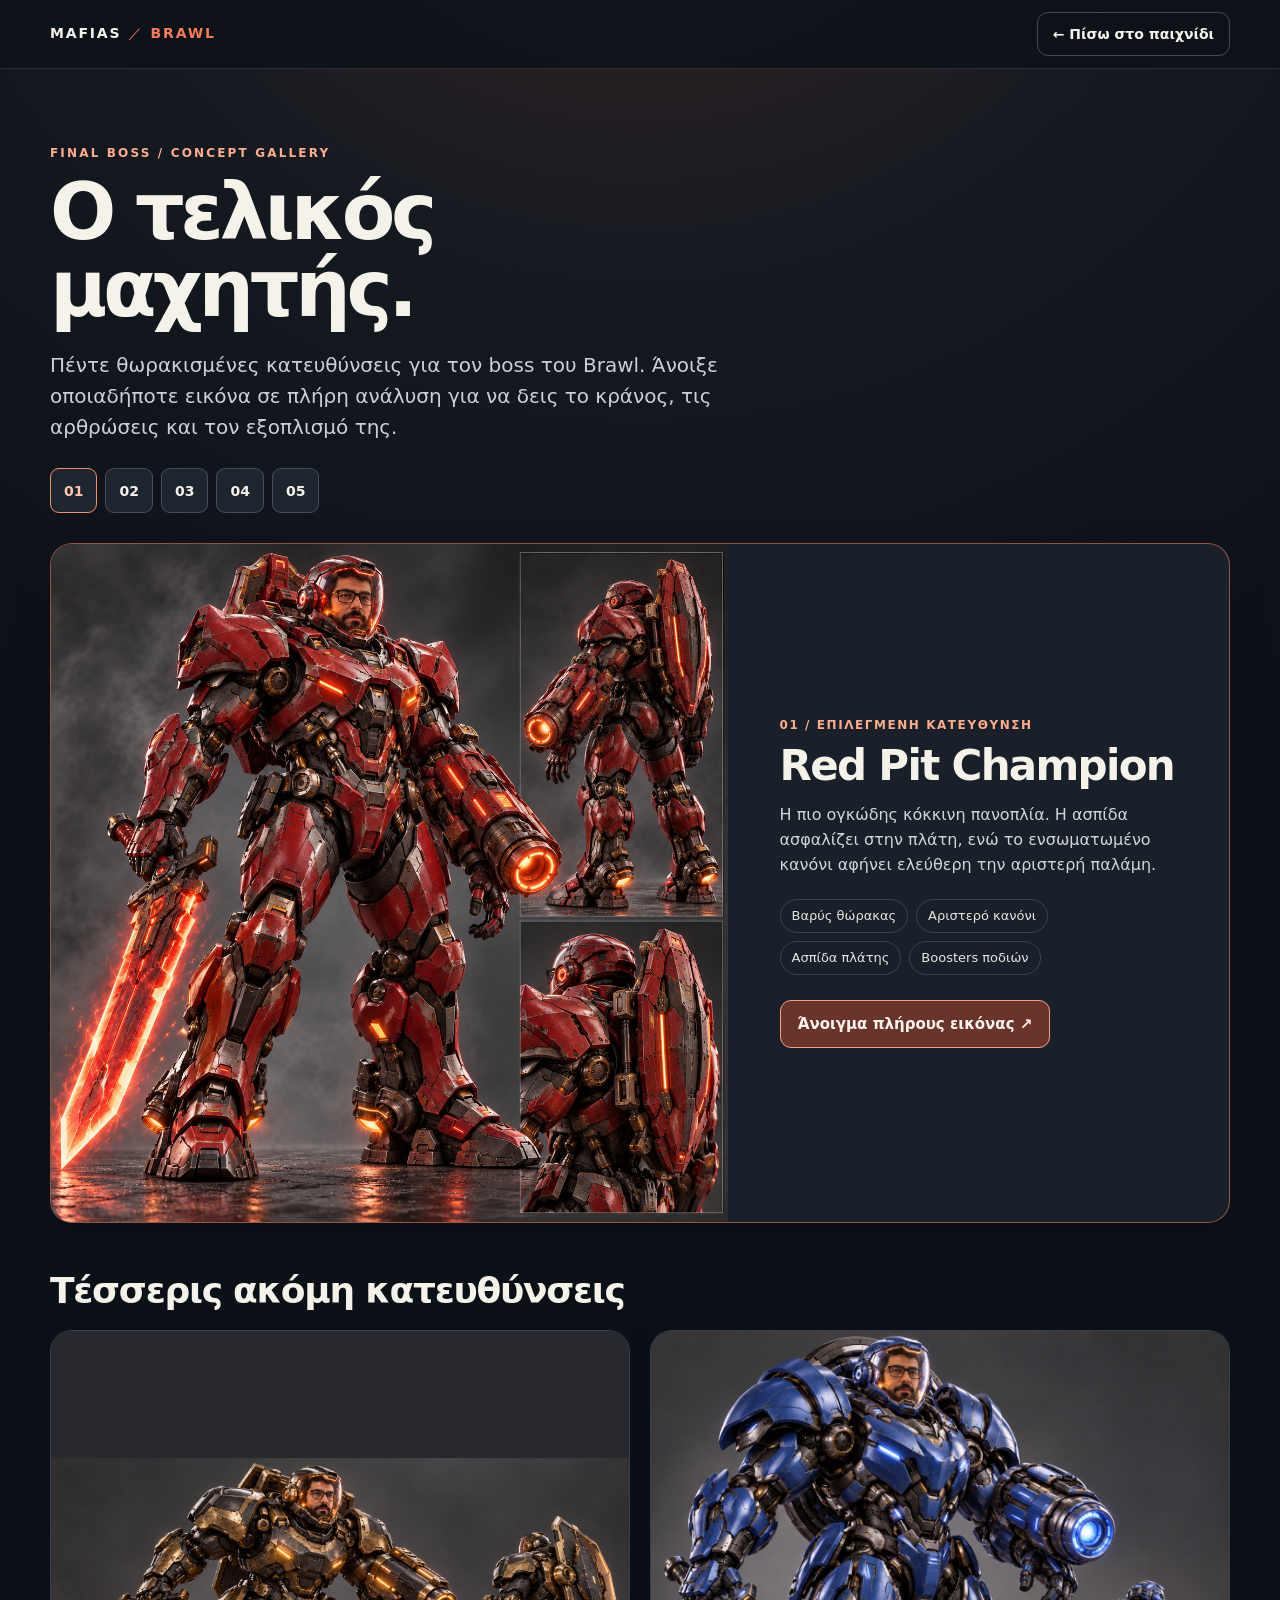
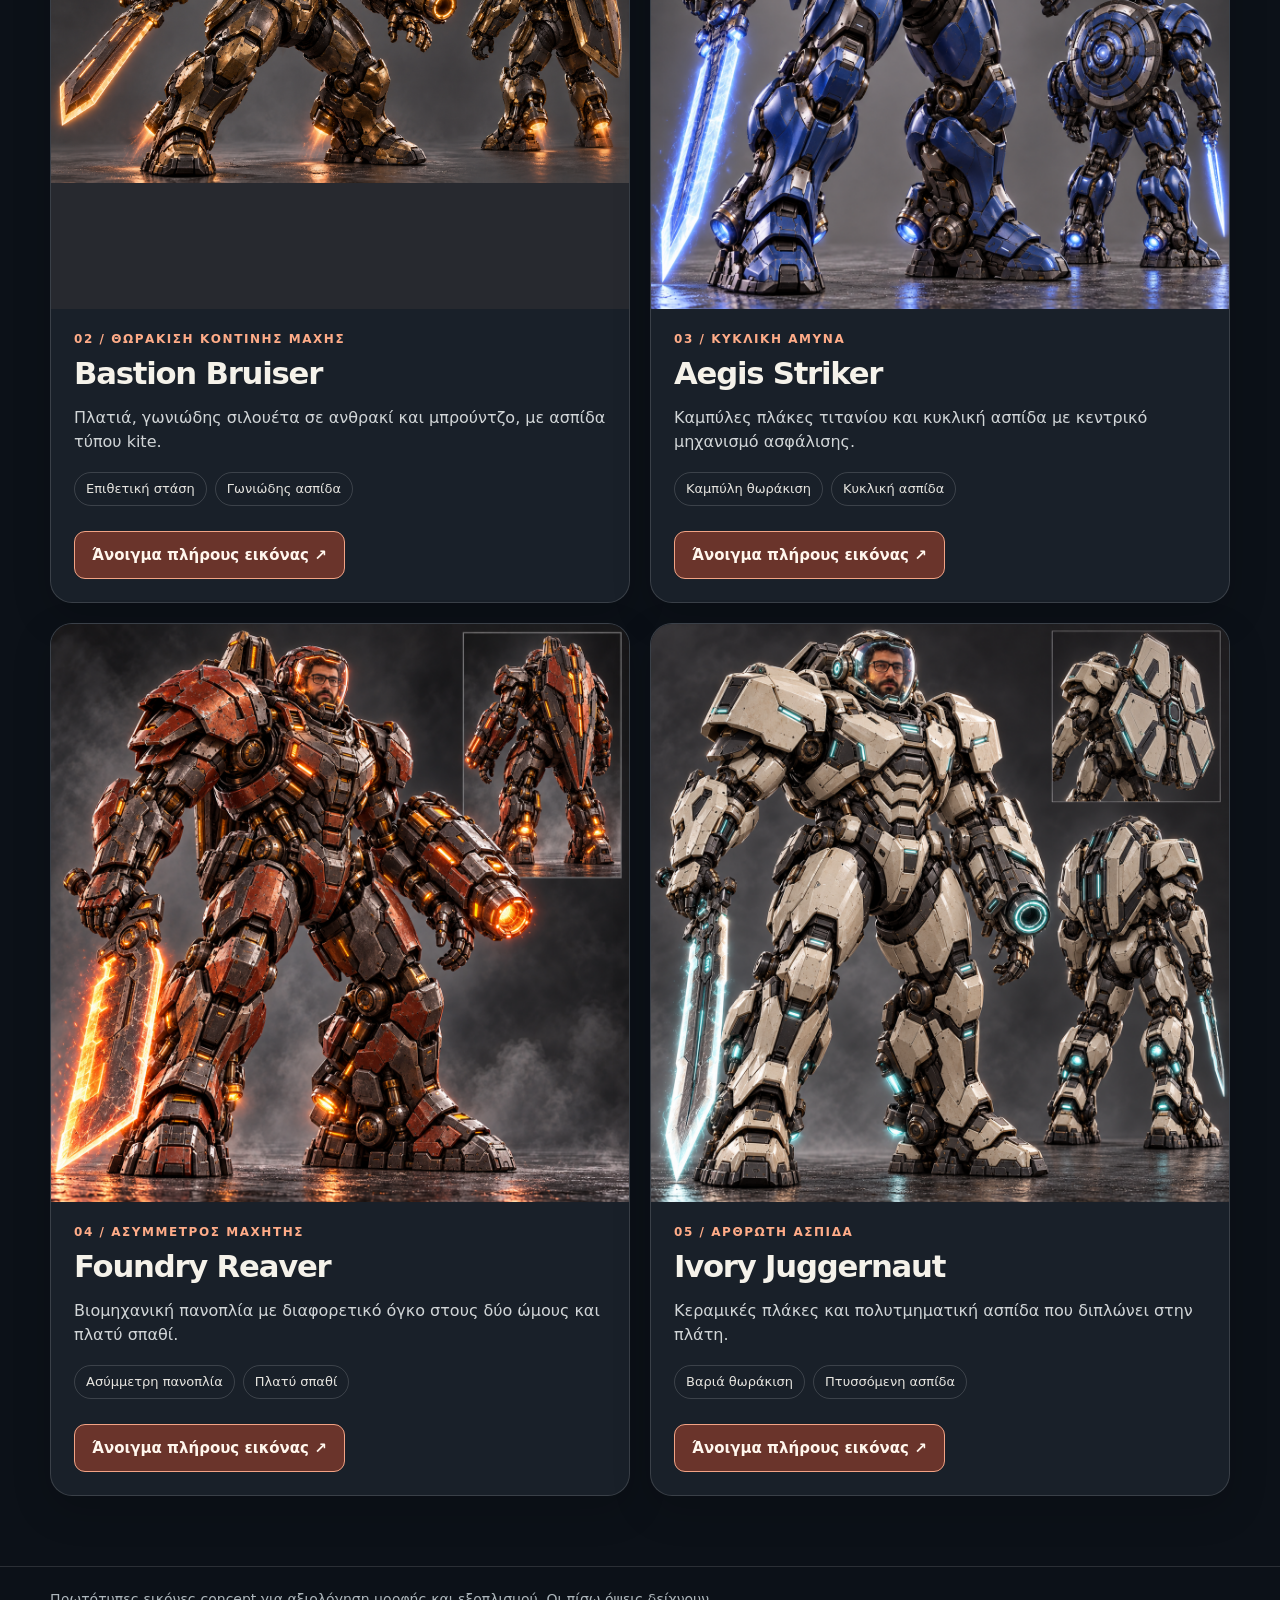
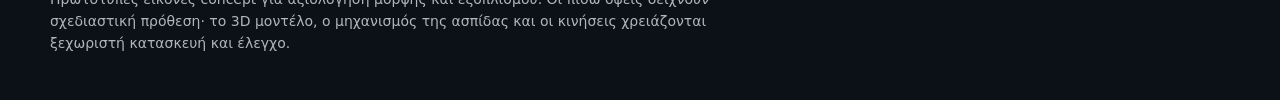
<file: concepts/index.html>
<!doctype html>
<html lang="el">
<head>
  <meta charset="utf-8">
  <meta name="viewport" content="width=device-width, initial-scale=1, viewport-fit=cover">
  <meta name="theme-color" content="#0c1118">
  <meta name="description" content="Πέντε πλήρους ανάλυσης concepts για τον τελικό boss του Mafias Brawl.">
  <meta property="og:title" content="Final Boss Concepts | Mafias Brawl">
  <meta property="og:description" content="Πέντε θωρακισμένες κατευθύνσεις για τον τελικό μαχητή.">
  <meta property="og:image" content="https://arisconstantinou.github.io/mafias/concepts/images/01-red-pit-champion.png">
  <title>Final Boss Concepts | Mafias Brawl</title>
  <link rel="icon" href="data:image/svg+xml,%3Csvg xmlns='http://www.w3.org/2000/svg' viewBox='0 0 64 64'%3E%3Crect width='64' height='64' rx='14' fill='%230c1118'/%3E%3Cpath d='M12 48V16h9l11 18 11-18h9v32h-9V31L32 47 21 31v17z' fill='%23f97b57'/%3E%3C/svg%3E">
  <link rel="preload" as="image" href="images/01-red-pit-champion.png" fetchpriority="high">
  <style>
    :root {
      color-scheme: dark;
      font-family: Inter, ui-sans-serif, system-ui, -apple-system, BlinkMacSystemFont, "Segoe UI", sans-serif;
      background: #0c1118;
      color: #f5f2ea;
      font-synthesis: none;
    }
    *, *::before, *::after { box-sizing: border-box; }
    html { scroll-behavior: smooth; }
    body {
      margin: 0;
      min-width: 320px;
      background: radial-gradient(circle at 50% -10%, #452825 0, #151a21 38rem, #0c1118 75rem);
    }
    a { color: inherit; }
    .wrap { width: min(100% - 32px, 1180px); margin-inline: auto; }
    .topbar {
      border-bottom: 1px solid #ffffff1f;
      background: #0c1118d9;
    }
    .topbar-inner {
      min-height: 68px;
      display: flex;
      align-items: center;
      justify-content: space-between;
      gap: 16px;
    }
    .brand {
      font-size: 14px;
      font-weight: 900;
      letter-spacing: .13em;
      text-decoration: none;
      white-space: nowrap;
    }
    .brand span { color: #f97b57; }
    .back {
      display: inline-flex;
      align-items: center;
      min-height: 44px;
      padding: 0 15px;
      border: 1px solid #ffffff3b;
      border-radius: 11px;
      font-size: 14px;
      font-weight: 750;
      text-decoration: none;
      white-space: nowrap;
    }
    .back:hover, .back:focus-visible, .full:hover, .full:focus-visible { border-color: #fca47f; outline-color: #fca47f; }
    .intro { padding: clamp(34px, 6vw, 78px) 0 30px; }
    .eyebrow { margin: 0 0 14px; color: #ffad8c; font-size: 12px; font-weight: 850; letter-spacing: .18em; }
    h1 { max-width: 13ch; margin: 0; font-size: clamp(38px, 6.8vw, 78px); line-height: .99; letter-spacing: -.055em; }
    .lead { max-width: 61ch; margin: 22px 0 0; color: #cbd0d4; font-size: clamp(16px, 2vw, 20px); line-height: 1.55; }
    .jump { display: flex; gap: 8px; flex-wrap: wrap; margin-top: 25px; }
    .jump a {
      display: inline-flex;
      align-items: center;
      justify-content: center;
      min-width: 45px;
      min-height: 45px;
      padding: 0 13px;
      border: 1px solid #ffffff30;
      border-radius: 9px;
      background: #1d252e;
      font-size: 14px;
      font-weight: 800;
      text-decoration: none;
    }
    .jump a:first-child { border-color: #fa8e66; color: #ffc6ac; }
    .jump a:hover, .jump a:focus-visible { background: #34414b; outline-color: #fca47f; }
    main { padding-bottom: 70px; }
    .card {
      min-width: 0;
      overflow: hidden;
      border: 1px solid #ffffff25;
      border-radius: 22px;
      background: #192029;
      box-shadow: 0 14px 38px #0000002b;
      scroll-margin-top: 16px;
    }
    .card.selected { display: grid; border-color: #d67253a3; }
    .art {
      display: block;
      min-width: 0;
      background: #27292f;
      line-height: 0;
    }
    .art img { display: block; width: 100%; height: auto; }
    .selected .art img { aspect-ratio: 1; object-fit: contain; }
    .copy { display: flex; flex-direction: column; align-items: flex-start; padding: 26px; }
    .kicker { margin: 0 0 11px; color: #ffac88; font-size: 12px; font-weight: 850; letter-spacing: .13em; text-transform: uppercase; }
    h2 { margin: 0; font-size: clamp(26px, 3.5vw, 42px); line-height: 1.08; letter-spacing: -.04em; }
    .copy p:not(.kicker) { margin: 15px 0 0; color: #d1d5d7; font-size: 16px; line-height: 1.55; }
    .features { display: flex; flex-wrap: wrap; gap: 8px; list-style: none; padding: 0; margin: 21px 0 25px; }
    .features li { border: 1px solid #ffffff27; border-radius: 999px; padding: 8px 11px; color: #e7e5e0; font-size: 13px; line-height: 1.25; }
    .full {
      display: inline-flex;
      align-items: center;
      justify-content: center;
      min-height: 48px;
      padding: 11px 17px;
      border: 1px solid #f2a385;
      border-radius: 11px;
      background: #6a342b;
      color: #fff6ed;
      font-size: 15px;
      font-weight: 850;
      text-align: center;
      text-decoration: none;
    }
    .variants-heading { margin: 49px 0 20px; font-size: clamp(24px, 3vw, 36px); letter-spacing: -.035em; }
    .variants { display: grid; gap: 20px; }
    .variants .art img { aspect-ratio: 1; object-fit: contain; }
    .variants h2 { font-size: clamp(24px, 2.4vw, 33px); }
    .variants .copy { padding: 23px; }
    .variants .features { margin-top: 17px; }
    .variants .full { margin-top: auto; }
    footer { border-top: 1px solid #ffffff20; padding: 22px 0 45px; color: #aeb7bc; font-size: 14px; line-height: 1.55; }
    footer p { max-width: 75ch; margin: 0; }
    @media (min-width: 800px) {
      .card.selected { grid-template-columns: minmax(0, 1.15fr) minmax(300px, .85fr); }
      .selected .copy { justify-content: center; padding: clamp(28px, 4vw, 58px); }
      .variants { grid-template-columns: repeat(2, minmax(0, 1fr)); }
    }
    @media (max-width: 390px) {
      .wrap { width: min(100% - 24px, 1180px); }
      .brand { font-size: 12px; }
      .back { padding-inline: 10px; font-size: 12px; }
      .copy, .variants .copy { padding: 20px; }
    }
    @media (prefers-reduced-motion: reduce) { html { scroll-behavior: auto; } }
  </style>
</head>
<body>
  <header class="topbar">
    <div class="wrap topbar-inner">
      <a class="brand" href="../" aria-label="Mafias αρχική">MAFIAS <span>／ BRAWL</span></a>
      <a class="back" href="../">← Πίσω στο παιχνίδι</a>
    </div>
  </header>
  <div class="wrap intro">
    <p class="eyebrow">FINAL BOSS / CONCEPT GALLERY</p>
    <h1>Ο τελικός μαχητής.</h1>
    <p class="lead">Πέντε θωρακισμένες κατευθύνσεις για τον boss του Brawl. Άνοιξε οποιαδήποτε εικόνα σε πλήρη ανάλυση για να δεις το κράνος, τις αρθρώσεις και τον εξοπλισμό της.</p>
    <nav class="jump" aria-label="Μετάβαση σε concept">
      <a href="#concept-1" aria-label="Concept 1">01</a>
      <a href="#concept-2" aria-label="Concept 2">02</a>
      <a href="#concept-3" aria-label="Concept 3">03</a>
      <a href="#concept-4" aria-label="Concept 4">04</a>
      <a href="#concept-5" aria-label="Concept 5">05</a>
    </nav>
  </div>
  <main class="wrap">
    <article class="card selected" id="concept-1">
      <a class="art" href="images/01-red-pit-champion.png" target="_blank" rel="noopener" aria-label="Άνοιγμα Red Pit Champion σε πλήρη ανάλυση">
        <img src="images/01-red-pit-champion.png" width="1254" height="1254" alt="Κόκκινος βαριά θωρακισμένος μαχητής με σπαθί, κανόνι στο αριστερό αντιβράχιο, ασπίδα στην πλάτη και πίσω όψεις" fetchpriority="high">
      </a>
      <div class="copy">
        <p class="kicker">01 / Επιλεγμένη κατεύθυνση</p>
        <h2>Red Pit Champion</h2>
        <p>Η πιο ογκώδης κόκκινη πανοπλία. Η ασπίδα ασφαλίζει στην πλάτη, ενώ το ενσωματωμένο κανόνι αφήνει ελεύθερη την αριστερή παλάμη.</p>
        <ul class="features"><li>Βαρύς θώρακας</li><li>Αριστερό κανόνι</li><li>Ασπίδα πλάτης</li><li>Boosters ποδιών</li></ul>
        <a class="full" href="images/01-red-pit-champion.png" target="_blank" rel="noopener">Άνοιγμα πλήρους εικόνας ↗</a>
      </div>
    </article>

    <h2 class="variants-heading">Τέσσερις ακόμη κατευθύνσεις</h2>
    <div class="variants">
      <article class="card" id="concept-2">
        <a class="art" href="images/02-bastion-bruiser.png" target="_blank" rel="noopener" aria-label="Άνοιγμα Bastion Bruiser σε πλήρη ανάλυση">
          <img src="images/02-bastion-bruiser.png" width="1672" height="941" alt="Βαρύς μαχητής σε ανθρακί και μπρούντζο, με σπαθί, κανόνι στο αριστερό αντιβράχιο και γωνιώδη ασπίδα στην πλάτη" loading="lazy" decoding="async">
        </a>
        <div class="copy"><p class="kicker">02 / Θωράκιση κοντινής μάχης</p><h2>Bastion Bruiser</h2><p>Πλατιά, γωνιώδης σιλουέτα σε ανθρακί και μπρούντζο, με ασπίδα τύπου kite.</p><ul class="features"><li>Επιθετική στάση</li><li>Γωνιώδης ασπίδα</li></ul><a class="full" href="images/02-bastion-bruiser.png" target="_blank" rel="noopener">Άνοιγμα πλήρους εικόνας ↗</a></div>
      </article>
      <article class="card" id="concept-3">
        <a class="art" href="images/03-aegis-striker.png" target="_blank" rel="noopener" aria-label="Άνοιγμα Aegis Striker σε πλήρη ανάλυση">
          <img src="images/03-aegis-striker.png" width="1254" height="1254" alt="Μπλε βαριά θωράκιση με καμπύλα τμήματα, σπαθί, κανόνι στο αριστερό αντιβράχιο και κυκλική ασπίδα στην πλάτη" loading="lazy" decoding="async">
        </a>
        <div class="copy"><p class="kicker">03 / Κυκλική άμυνα</p><h2>Aegis Striker</h2><p>Καμπύλες πλάκες τιτανίου και κυκλική ασπίδα με κεντρικό μηχανισμό ασφάλισης.</p><ul class="features"><li>Καμπύλη θωράκιση</li><li>Κυκλική ασπίδα</li></ul><a class="full" href="images/03-aegis-striker.png" target="_blank" rel="noopener">Άνοιγμα πλήρους εικόνας ↗</a></div>
      </article>
      <article class="card" id="concept-4">
        <a class="art" href="images/04-foundry-reaver.png" target="_blank" rel="noopener" aria-label="Άνοιγμα Foundry Reaver σε πλήρη ανάλυση">
          <img src="images/04-foundry-reaver.png" width="1254" height="1254" alt="Ασύμμετρη χαλκόχρωμη βαριά πανοπλία με πλατύ σπαθί, κανόνι στο αριστερό αντιβράχιο και επιμήκη ασπίδα στην πλάτη" loading="lazy" decoding="async">
        </a>
        <div class="copy"><p class="kicker">04 / Ασύμμετρος μαχητής</p><h2>Foundry Reaver</h2><p>Βιομηχανική πανοπλία με διαφορετικό όγκο στους δύο ώμους και πλατύ σπαθί.</p><ul class="features"><li>Ασύμμετρη πανοπλία</li><li>Πλατύ σπαθί</li></ul><a class="full" href="images/04-foundry-reaver.png" target="_blank" rel="noopener">Άνοιγμα πλήρους εικόνας ↗</a></div>
      </article>
      <article class="card" id="concept-5">
        <a class="art" href="images/05-ivory-juggernaut.png" target="_blank" rel="noopener" aria-label="Άνοιγμα Ivory Juggernaut σε πλήρη ανάλυση">
          <img src="images/05-ivory-juggernaut.png" width="1254" height="1254" alt="Λευκή βαριά κεραμική πανοπλία με σπαθί, κανόνι στο αριστερό αντιβράχιο και αναδιπλούμενη ασπίδα στην πλάτη" loading="lazy" decoding="async">
        </a>
        <div class="copy"><p class="kicker">05 / Αρθρωτή ασπίδα</p><h2>Ivory Juggernaut</h2><p>Κεραμικές πλάκες και πολυτμηματική ασπίδα που διπλώνει στην πλάτη.</p><ul class="features"><li>Βαριά θωράκιση</li><li>Πτυσσόμενη ασπίδα</li></ul><a class="full" href="images/05-ivory-juggernaut.png" target="_blank" rel="noopener">Άνοιγμα πλήρους εικόνας ↗</a></div>
      </article>
    </div>
  </main>
  <footer><div class="wrap"><p>Πρωτότυπες εικόνες concept για αξιολόγηση μορφής και εξοπλισμού. Οι πίσω όψεις δείχνουν σχεδιαστική πρόθεση· το 3D μοντέλο, ο μηχανισμός της ασπίδας και οι κινήσεις χρειάζονται ξεχωριστή κατασκευή και έλεγχο.</p></div></footer>
</body>
</html>
</file>
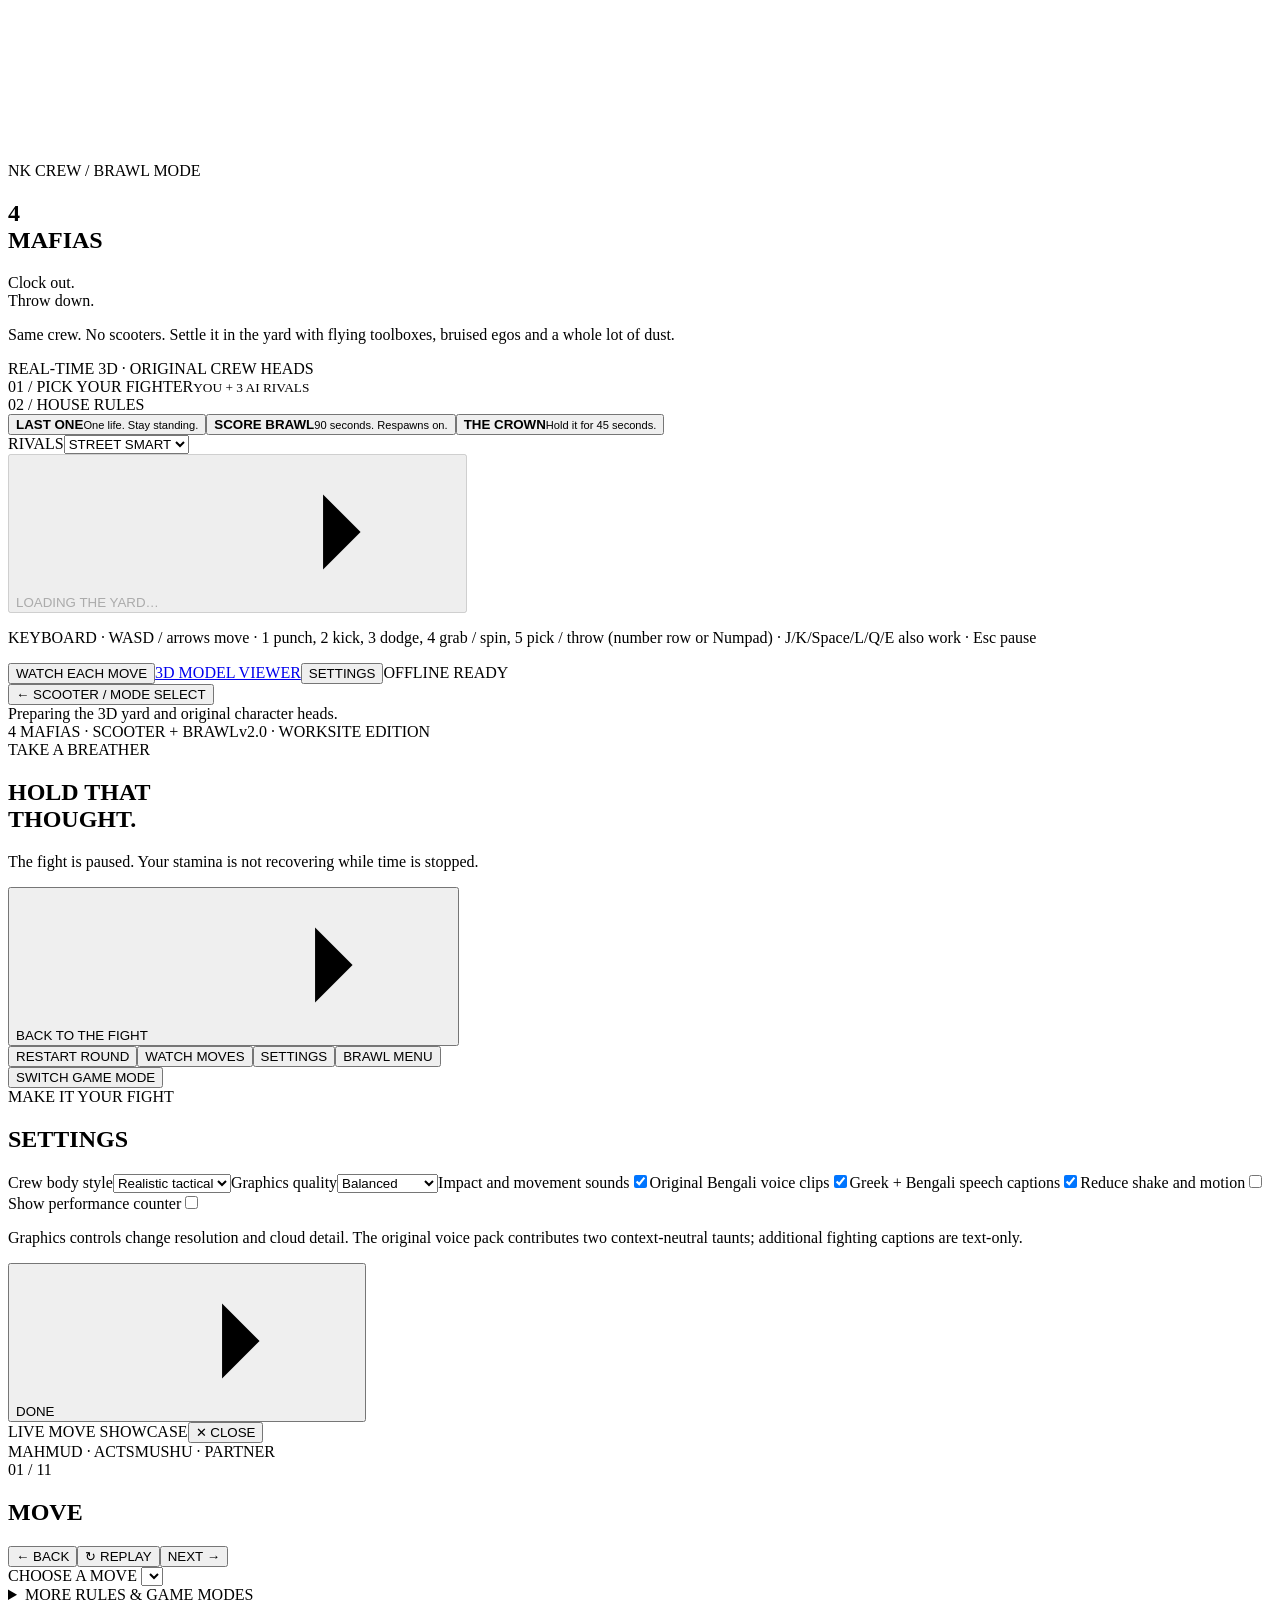
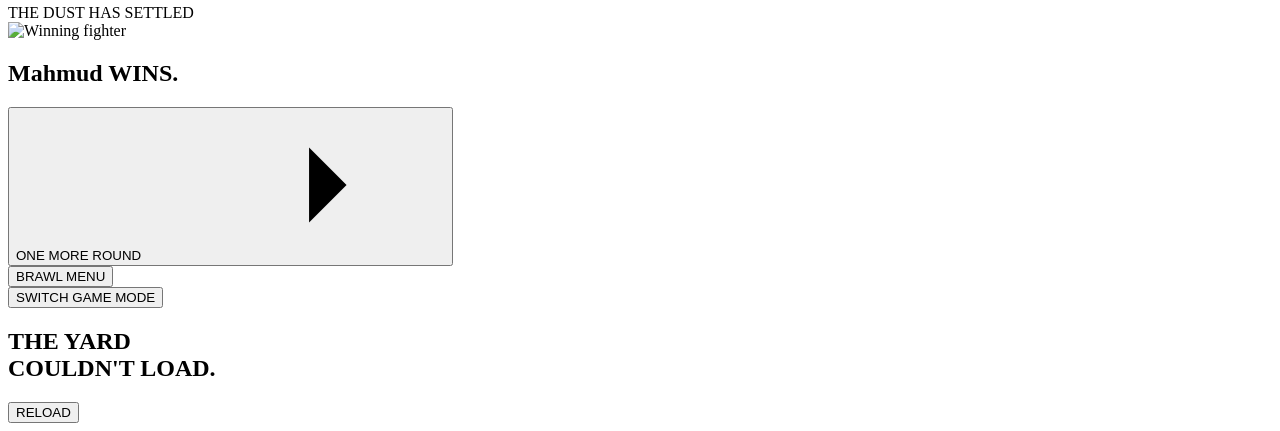
<file: src/brawl/template.html>
<!doctype html>
<html lang="en"><head><meta charset="utf-8"><meta name="viewport" content="width=device-width,initial-scale=1,viewport-fit=cover"><meta name="theme-color" content="#172f35"><meta name="apple-mobile-web-app-capable" content="yes"><meta name="apple-mobile-web-app-status-bar-style" content="black-translucent"><meta name="description" content="4 Mafias Brawl mode. A standalone, offline-ready 3D worksite fighting game: four original fighters, physical props, injuries and a live cartoon brawl cloud."><link rel="icon" type="image/png" href="/*BRAWL_ICON*/"><title>4 Mafias — Brawl</title><style>/*BRAWL_STYLE*/</style></head>
<body>
<svg aria-hidden="true" style="position:absolute;width:0;height:0;overflow:hidden" xmlns="http://www.w3.org/2000/svg"><defs>
<symbol id="i-punch" viewBox="0 0 32 32"><path d="M6 15V9a3 3 0 0 1 5-2 3 3 0 0 1 5-1 3 3 0 0 1 5 1 3 3 0 0 1 5 2v10l-6 8H10l-5-7-2-5a2 2 0 0 1 3-2l4 3V8m6 6V7m5 8V8"/></symbol>
<symbol id="i-heavy" viewBox="0 0 32 32"><path d="m18 2-3 10h11L12 30l3-13H5L18 2Z"/></symbol>
<symbol id="i-kick" viewBox="0 0 32 32"><path d="m15 3 7 3-5 12 10 4q4 2 2 6H4v-7l7-4 4-14Zm-9 20h8m9-1-3 4"/></symbol>
<symbol id="i-grab" viewBox="0 0 32 32"><path d="M8 17 6 9q0-3 3-1l4 7-2-12q2-3 3 0l3 12 1-13q3-2 3 1l-1 13 4-9q3-1 3 2l-3 12 4-3q4 0 2 3l-8 9H12L5 22q-2-4 1-4l5 4"/></symbol>
<symbol id="i-spin" viewBox="0 0 32 32"><path d="M27 15a11 11 0 1 1-3-7M24 3v7h-7M5 17a11 11 0 0 0 3 7M8 29v-7h7"/></symbol>
<symbol id="i-dodge" viewBox="0 0 32 32"><circle cx="22" cy="5" r="3"/><path d="m19 11-6 7 7 4 4 7M14 16l-5 2-7 8m14-16-5 1-4 5m12-5 3 7 7 1M2 8h7M1 13h4"/></symbol>
<symbol id="i-pick" viewBox="0 0 32 32"><path d="M5 16v12h22V16M10 12l6-8 6 8M16 4v17M5 17l5-4h12l5 4"/></symbol>
<symbol id="i-pause" viewBox="0 0 32 32"><path d="M11 6v20M21 6v20"/></symbol>
<symbol id="i-sound" viewBox="0 0 32 32"><path d="M4 12h6l7-6v20l-7-6H4v-8Zm18-3q8 7 0 14m-1-10q3 3 0 6"/></symbol>
<symbol id="i-crown" viewBox="0 0 32 32"><path d="m4 8 6 6 6-10 6 10 6-6-3 18H7L4 8Zm4 14h16"/></symbol>
<symbol id="i-arrow" viewBox="0 0 32 32"><path d="M4 16h23M19 8l8 8-8 8"/></symbol>
</defs></svg>
<canvas id="game" aria-label="3D worksite fighting arena"></canvas><div class="vignette"></div>
<div id="worldUI"></div>
<div id="hud" hidden>
 <header class="matchbar"><a class="brandmini" href="#" id="homeButton" aria-label="Pause game">4<span>M</span></a><div class="matchinfo"><b id="modeTitle">LAST ONE STANDING</b><span><i class="live-dot"></i> NK CREW YARD <em id="clock">00:00</em></span></div><div class="topbuttons"><button id="soundButton" class="iconbutton" aria-label="Mute sound"><svg><use href="#i-sound"/></svg></button><button id="pauseButton" class="iconbutton" aria-label="Pause"><svg><use href="#i-pause"/></svg></button></div></header>
 <div id="crew" class="crew"></div>
 <div class="objective" id="objective">One yard. Four fighters. Last one standing.</div>
 <div class="boss-hud" id="bossHud" hidden role="group" aria-label="Final boss health"><div class="boss-top"><b>CRIMSON · FINAL BOSS</b><span id="bossPhaseLabel">ARRIVING</span><strong id="bossHealthValue">280 / 280</strong></div><div class="boss-health" role="progressbar" aria-label="CRIMSON health" aria-valuemin="0" aria-valuemax="280" aria-valuenow="280"><i id="bossHealthFill"></i></div><small id="bossResurrections">4 STAGES · 3 RESURRECTIONS</small><small id="bossShieldStatus" aria-live="off"></small></div>
 <div class="cloudbadge" id="cloudBadge" hidden><b>TOTAL CHAOS</b><span>MOVE OR DODGE OUT TO ESCAPE</span></div>
 <div id="combatfeed" class="combatfeed"></div><div id="toast" role="status" class="toast"></div>
 <div id="meters" class="meters"><div><b id="condition">CLEAN</b><span id="staminaValue">100</span></div><div class="meter"><i id="staminaBar"></i></div><div class="meterlabels"><span>STAMINA</span><span id="rageLabel">RAGE 0%</span></div><div class="rage"><i id="rageBar"></i></div><small id="heldItem">HANDS FREE</small><small id="revenge">NO GRUDGES. YET.</small></div>
 <div class="movement"><div class="control-caption">MOVE</div><div id="joystick" role="application" aria-label="Movement joystick"><span class="joy-ring"></span><span class="joy-tick up">▲</span><span class="joy-tick down">▼</span><span class="joy-tick left">◀</span><span class="joy-tick right">▶</span><i id="knob"></i></div></div>
 <div class="action-guide" id="actionGuide" role="status">3 HITS → HEAVY · EMPTY STAMINA → GRAB · NEAR PROP → PICK UP</div>
 <div class="actions" id="actions"><span class="actions-caption">FIGHT</span>
  <button data-action="punch" class="combat punch" aria-label="Punch, 1, Numpad 1 or J"><svg><use href="#i-punch"/></svg><b id="punchLabel">PUNCH</b><kbd>1</kbd><span class="cooldown"></span></button>
  <button data-action="kick" class="combat kick" aria-label="Kick, 2, Numpad 2 or K"><svg><use href="#i-kick"/></svg><b id="kickLabel">KICK</b><kbd>2</kbd><span class="cooldown"></span></button>
  <button data-action="dodge" class="combat dodge" aria-label="Dodge, 3, Numpad 3 or Space"><svg><use href="#i-dodge"/></svg><b>DODGE</b><kbd>3</kbd><span class="cooldown"></span></button>
  <button data-action="grab" class="combat grab" aria-label="Grab or slam, 4, Numpad 4 or L; becomes Spin near a dizzy rival"><svg><use href="#i-grab"/></svg><b id="grabLabel">GRAB</b><kbd>4</kbd><span class="cooldown"></span></button>
  <button data-action="pick" class="combat pick" aria-label="Pick up or throw, 5, Numpad 5 or E"><svg><use href="#i-pick"/></svg><b id="pickLabel">PICK UP</b><kbd>5</kbd><span class="cooldown"></span></button>
 </div>
 <div id="spectator" class="spectator" hidden>YOU'RE OUT <span>The remaining fighters are still battling.</span><button id="quickRestart">NEW ROUND</button></div>
 <div id="perf" class="perf" hidden></div><div class="keyboardhint">WASD MOVE · 1–5 ACTIONS (NUMBER ROW / NUMPAD) · ESC PAUSE</div>
</div>
<main class="screen menu visible" id="menu"><div class="menu-layout"><section class="intro"><div class="eyebrow"><span class="line"></span> NK CREW / BRAWL MODE</div><h1>4 <br><span>MAFIAS</span></h1><p class="tagline">Clock out.<br>Throw down.</p><p class="introtext">Same crew. No scooters. Settle it in the yard with flying toolboxes, bruised egos and a whole lot of dust.</p><div class="build-badge"><i class="live-dot"></i> REAL-TIME 3D · ORIGINAL CREW HEADS</div></section><section class="setup"><div class="section-head"><span>01 / PICK YOUR FIGHTER</span><small>YOU + 3 AI RIVALS</small></div><div class="heroes" id="heroes"></div><div class="section-head"><span>02 / HOUSE RULES</span></div><div class="mode-options"><button data-mode="last" class="selected"><b>LAST ONE</b><small>One life. Stay standing.</small></button><button data-mode="score"><b>SCORE BRAWL</b><small>90 seconds. Respawns on.</small></button><button data-mode="crown"><b>THE CROWN</b><small>Hold it for 45 seconds.</small></button></div><div class="difficulty"><label for="difficulty">RIVALS</label><select id="difficulty"><option value="easy">CASUAL</option><option value="normal" selected>STREET SMART</option><option value="hard">RELENTLESS</option></select></div><button id="startButton" class="primary" disabled><span>LOADING THE YARD…</span><svg><use href="#i-arrow"/></svg></button><p class="menu-keyboard">KEYBOARD · WASD / arrows move · 1 punch, 2 kick, 3 dodge, 4 grab / spin, 5 pick / throw (number row or Numpad) · J/K/Space/L/Q/E also work · Esc pause</p><div class="setup-bottom"><button id="helpButton">WATCH EACH MOVE</button><a class="viewer-link" href="./brawl-viewer.html">3D MODEL VIEWER</a><button id="settingsButton">SETTINGS</button><span id="bestScore">OFFLINE READY</span></div><button id="switchModeButton" class="mode-return" type="button">← SCOOTER / MODE SELECT</button><div id="loadStatus" class="loadstatus">Preparing the 3D yard and original character heads.</div></section></div><div class="menu-foot"><span>4 MAFIAS · SCOOTER + BRAWL</span><span>v2.0 · WORKSITE EDITION</span></div></main>
<section class="screen" id="pauseScreen" role="dialog" aria-modal="true" aria-labelledby="pauseTitle"><div class="dialog"><span class="eyebrow">TAKE A BREATHER</span><h2 id="pauseTitle">HOLD THAT<br>THOUGHT.</h2><p>The fight is paused. Your stamina is not recovering while time is stopped.</p><button id="resumeButton" class="primary">BACK TO THE FIGHT <svg><use href="#i-arrow"/></svg></button><div class="dialog-row"><button id="restartButton">RESTART ROUND</button><button id="pauseHelp">WATCH MOVES</button><button id="pauseSettings">SETTINGS</button><button id="menuButton">BRAWL MENU</button></div><button id="pauseSwitchMode" class="mode-return">SWITCH GAME MODE</button></div></section>
<section class="screen" id="settingsScreen" role="dialog" aria-modal="true" aria-labelledby="settingsTitle"><div class="dialog settings"><span class="eyebrow">MAKE IT YOUR FIGHT</span><h2 id="settingsTitle">SETTINGS</h2><label>Crew body style<select id="crewStyle"><option value="tactical">Realistic tactical</option><option value="stylized">Stylized fighter</option></select></label><label>Graphics quality<select id="quality"><option value="auto">Balanced</option><option value="low">Battery saver</option><option value="high">High detail</option></select></label><label>Impact and movement sounds<input id="sfx" type="checkbox" checked></label><label>Original Bengali voice clips<input id="voice" type="checkbox" checked></label><label>Greek + Bengali speech captions<input id="captions" type="checkbox" checked></label><label>Reduce shake and motion<input id="reduced" type="checkbox"></label><label>Show performance counter<input id="showPerf" type="checkbox"></label><p class="fineprint">Graphics controls change resolution and cloud detail. The original voice pack contributes two context-neutral taunts; additional fighting captions are text-only.</p><button class="primary" id="closeSettings">DONE <svg><use href="#i-arrow"/></svg></button></div></section>
<section class="screen showcase-screen" id="helpScreen" role="dialog" aria-modal="true" aria-labelledby="helpTitle"><div class="showcase-panel"><div class="showcase-top"><span class="eyebrow">LIVE MOVE SHOWCASE</span><button id="closeHelp" aria-label="Close move showcase">✕ CLOSE</button></div><div class="showcase-stage" aria-label="Live 3D demonstration: the featured fighter performs the selected move against the other fighter"><span class="showcase-actor">MAHMUD · ACTS</span><span class="showcase-target">MUSHU · PARTNER</span></div><div class="showcase-info"><span id="showcaseCount">01 / 11</span><h2 id="helpTitle">MOVE</h2><p id="showcaseDescription"></p><div class="showcase-control" id="showcaseControl"></div><div class="showcase-nav"><button id="showcasePrev">← BACK</button><button id="showcaseReplay">↻ REPLAY</button><button id="showcaseNext">NEXT →</button></div><label class="showcase-select-label" for="showcaseSelect">CHOOSE A MOVE <select id="showcaseSelect"></select></label><details class="showcase-rules"><summary>MORE RULES & GAME MODES</summary><div class="help-grid"><article><h3>THREE FIGHT BUTTONS</h3><p>Move with the left stick or WASD. Punch, Kick and Dodge stay on screen. Three successful hits on the same rival unlock a temporary Heavy Punch or Heavy Kick, based on the majority of hits. Your fighter faces a nearby rival automatically.</p></article><article><h3>DIZZY / GRAB / SPIN</h3><p>Hits and blocks drain stamina. At zero stamina a rival sways with circling stars. Move close: the fixed Grab button becomes Spin, and one tap grabs then spins the dizzy rival. On keyboard, L grabs for Slam and Q spins directly. If you are grabbed, tap Escape over your fighter repeatedly.</p></article><article><h3>PROPS & BLOCK</h3><p>Move beside a prop and tap Pick Up over it. While holding it, tap Throw near your fighter; the throw aims at a nearby rival. Stop moving briefly to block automatically. Blocking reduces damage but consumes stamina. Dodge moves in your chosen direction and gives brief protection.</p></article><article><h3>THE CHAOS CLOUD</h3><p>Three or more nearby fighters and recent attacks start a brawl cloud. Their HP, attack timing, injuries and positions remain real. Heads pop out after impacts. Move or dodge out.</p></article><article><h3>INJURIES MATTER</h3><p>Below 75 HP: bruised. Below 50: beat up. Below 25: wrecked. Repeated head hits leave black eyes. Leg damage causes a visible limp and slows movement. At zero HP, you're out.</p></article><article><h3>THREE WAYS TO WIN</h3><p>Last One: eliminate all three rivals. Score Brawl: most points in 90 seconds, with respawns. The Crown: hold it for 45 accumulated seconds; knockdowns drop it. Incoming damage fills Rage for your next powered-up attack.</p></article></div><p class="fineprint">Fictional, non-graphic slapstick. One local human player plus three AI opponents. No online multiplayer or split-screen in this build.</p></details></div></div></section>
<section class="screen" id="resultScreen" role="dialog" aria-modal="true" aria-labelledby="resultTitle"><div class="dialog result"><div class="eyebrow" id="resultEyebrow">THE DUST HAS SETTLED</div><img id="winnerHead" alt="Winning fighter"><h2 id="resultTitle">Mahmud WINS.</h2><p id="resultSummary"></p><div id="resultStats" class="result-stats"></div><div id="scoreTable" class="scoretable"></div><button id="againButton" class="primary">ONE MORE ROUND <svg><use href="#i-arrow"/></svg></button><div class="dialog-row"><button id="resultMenuButton">BRAWL MENU</button></div><button id="resultSwitchMode" class="mode-return">SWITCH GAME MODE</button></div></section>
<div id="fatal" class="screen" role="alert"><div class="dialog"><h2>THE YARD<br>COULDN'T LOAD.</h2><p id="fatalText"></p><button onclick="location.reload()" class="primary">RELOAD</button></div></div>
<script>/*BRAWL_ASSETS*/</script><script>/*BRAWL_ENGINE*/</script><script>/*BRAWL_COMBAT*/</script><script>/*BRAWL_BOSS*/</script><script>/*BRAWL_CRIMSON-CORE*/</script><script>/*BRAWL_CRIMSON-ADAPTER*/</script><script>/*BRAWL_CREW*/</script><script>/*BRAWL_WORLD*/</script><script>/*BRAWL_APP*/</script>
</body></html>
</file>
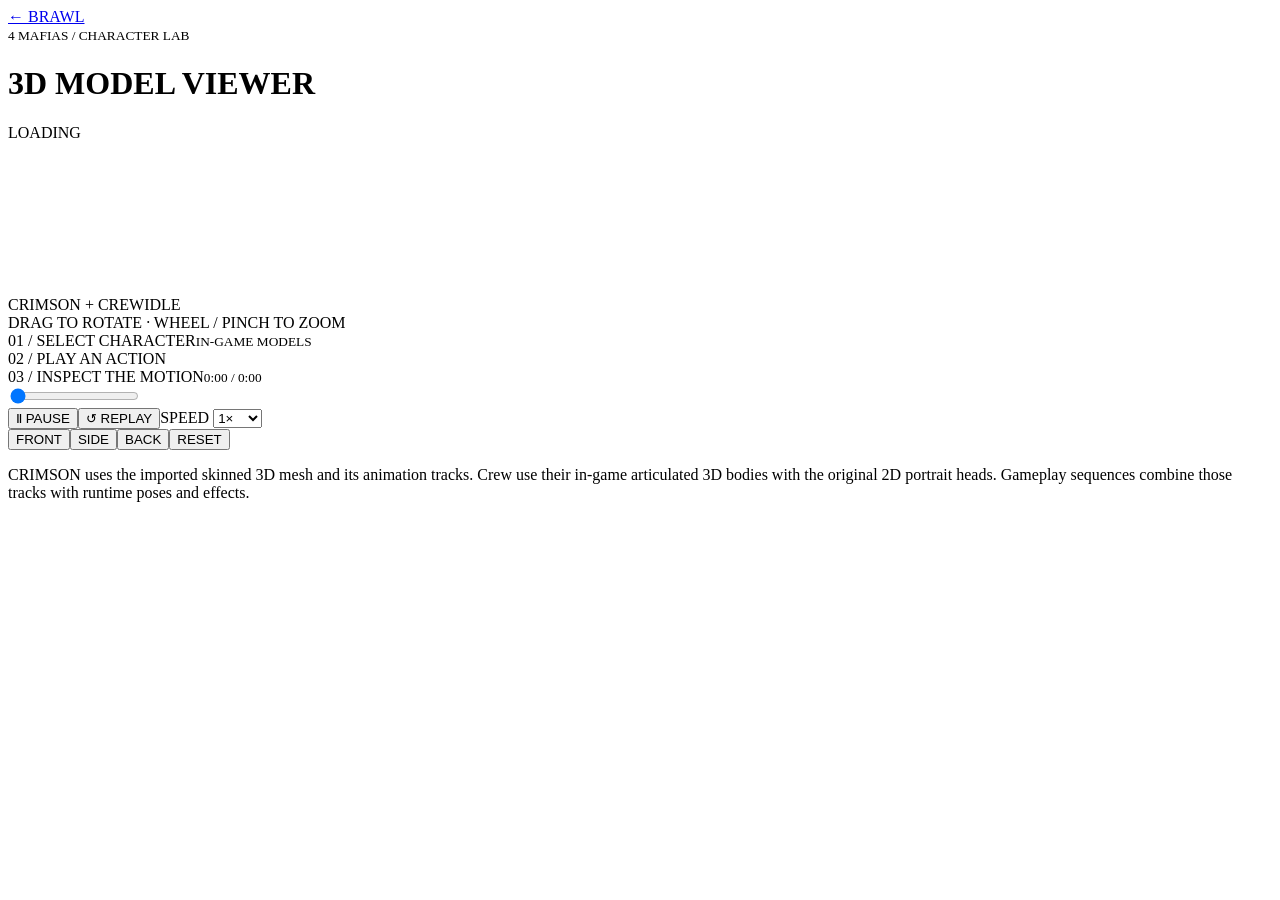
<file: src/brawl/viewer-template.html>
<!doctype html>
<html lang="en"><head><meta charset="utf-8"><meta name="viewport" content="width=device-width,initial-scale=1,viewport-fit=cover"><meta name="theme-color" content="#111e23"><link rel="icon" type="image/png" href="/*BRAWL_ICON*/"><title>4 Mafias — 3D Model Viewer</title><style>/*VIEWER_STYLE*/</style></head>
<body>
 <header class="top"><a class="back" href="./brawl.html">← BRAWL</a><div><small>4 MAFIAS / CHARACTER LAB</small><h1>3D MODEL VIEWER</h1></div><span id="loadStatus" class="status" role="status">LOADING</span></header>
 <main class="layout">
  <section class="stage-wrap" aria-label="Interactive 3D character view">
   <canvas id="viewerCanvas" aria-label="Drag to orbit, wheel or pinch to zoom"></canvas>
   <div class="stage-top"><span id="stageActor">CRIMSON + CREW</span><span id="stageAction">IDLE</span></div>
   <div class="stage-bottom"><span>DRAG TO ROTATE · WHEEL / PINCH TO ZOOM</span><span id="renderStat"></span></div>
  </section>
  <aside class="panel">
   <section class="block"><div class="section-head"><span>01 / SELECT CHARACTER</span><small>IN-GAME MODELS</small></div><div id="subjects" class="subjects"></div></section>
   <section class="block"><div class="section-head"><span>02 / PLAY AN ACTION</span><small id="actionCount"></small></div><div id="actionGroups"></div></section>
   <section class="block playback"><div class="section-head"><span>03 / INSPECT THE MOTION</span><small id="timeLabel">0:00 / 0:00</small></div>
    <input id="timeline" type="range" min="0" max="1000" step="1" value="0" aria-label="Animation timeline">
    <div class="play-row"><button id="playPause">Ⅱ PAUSE</button><button id="replay">↺ REPLAY</button><label>SPEED <select id="speed"><option value="0.5">0.5×</option><option value="1" selected>1×</option><option value="1.5">1.5×</option><option value="2">2×</option></select></label></div>
    <div class="camera-row"><button data-view="front">FRONT</button><button data-view="side">SIDE</button><button data-view="back">BACK</button><button data-view="reset">RESET</button></div>
    <p id="actionNote" class="note"></p><p class="source-note">CRIMSON uses the imported skinned 3D mesh and its animation tracks. Crew use their in-game articulated 3D bodies with the original 2D portrait heads. Gameplay sequences combine those tracks with runtime poses and effects.</p>
   </section>
  </aside>
 </main>
 <div id="fatal" class="fatal" hidden><strong>VIEWER COULD NOT LOAD</strong><p id="fatalText"></p><button onclick="location.reload()">RETRY</button></div>
 <script>/*BRAWL_ASSETS*/</script><script>/*BRAWL_ENGINE*/</script><script>/*BRAWL_COMBAT*/</script><script>/*BRAWL_BOSS*/</script><script>/*BRAWL_CRIMSON-CORE*/</script><script>/*BRAWL_CRIMSON-ADAPTER*/</script><script>/*BRAWL_CREW*/</script><script>/*BRAWL_WORLD*/</script><script>/*BRAWL_VIEWER*/</script>
</body></html>
</file>
